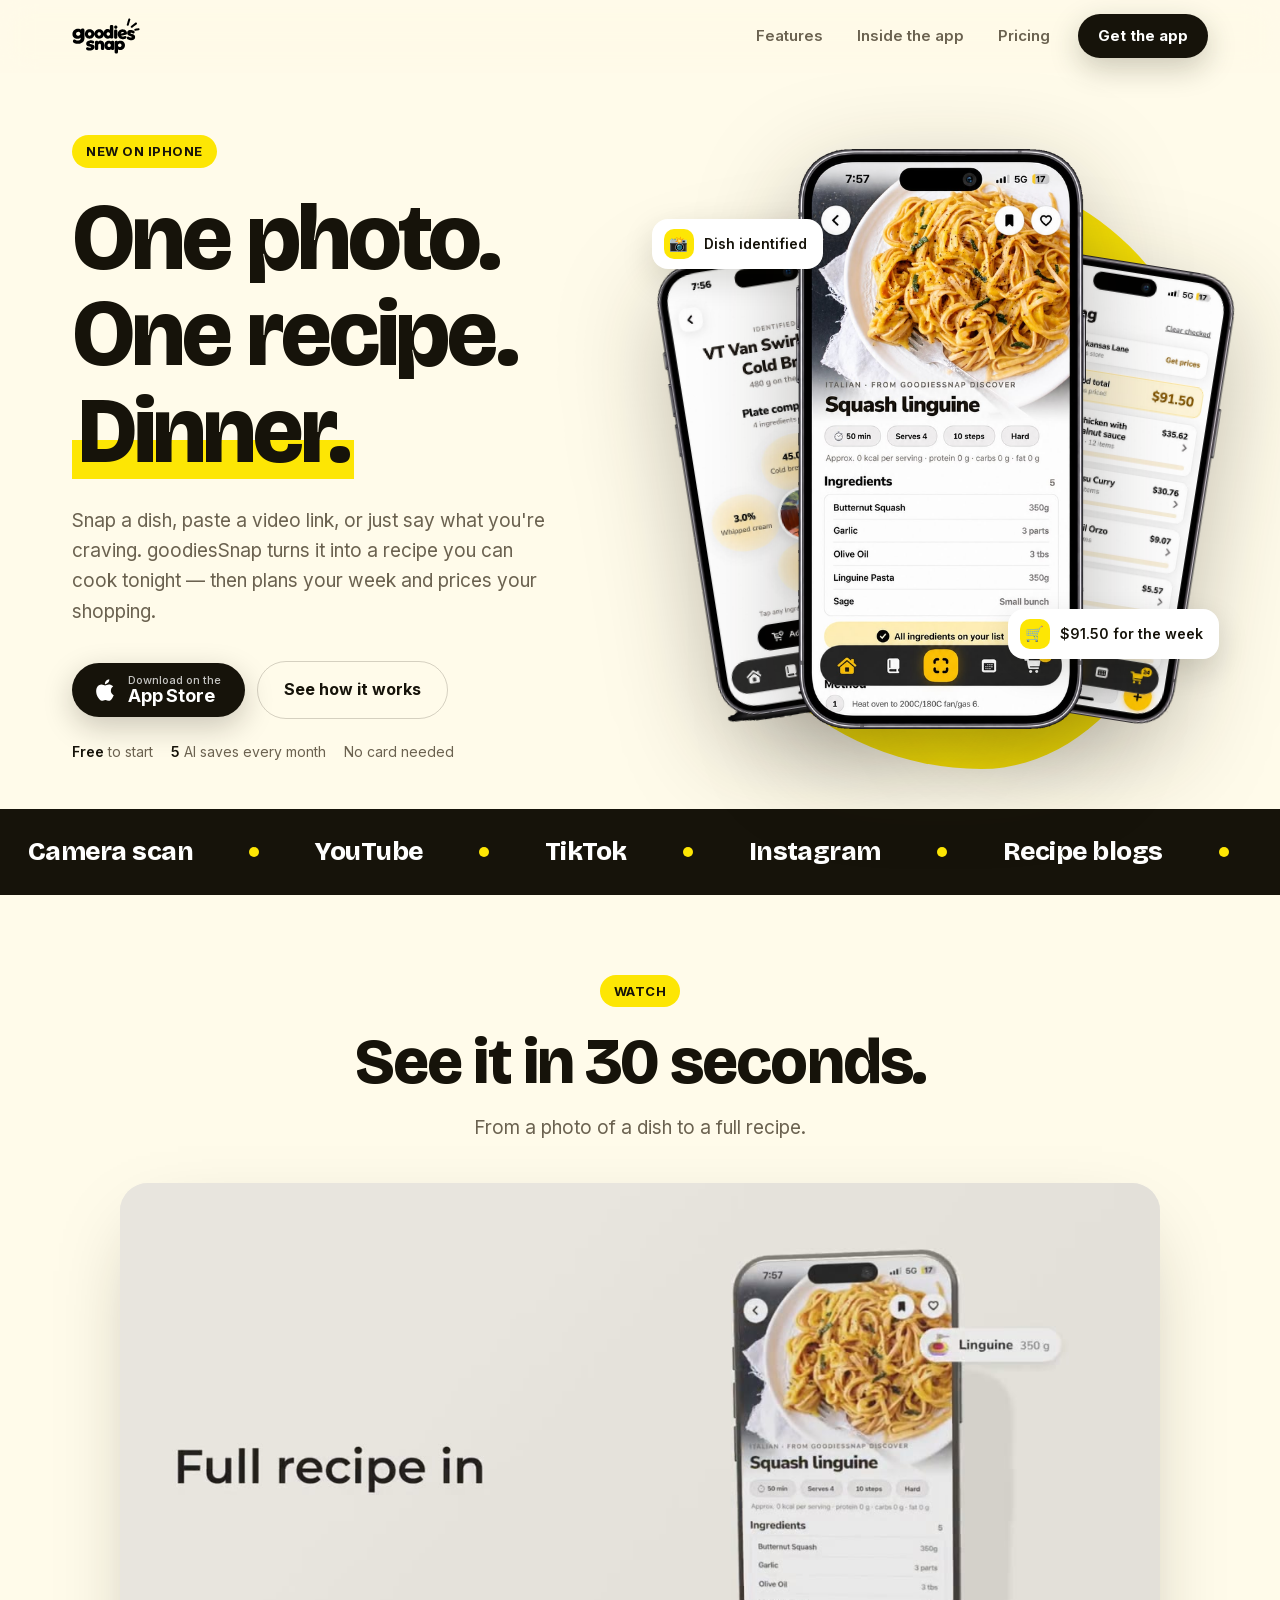
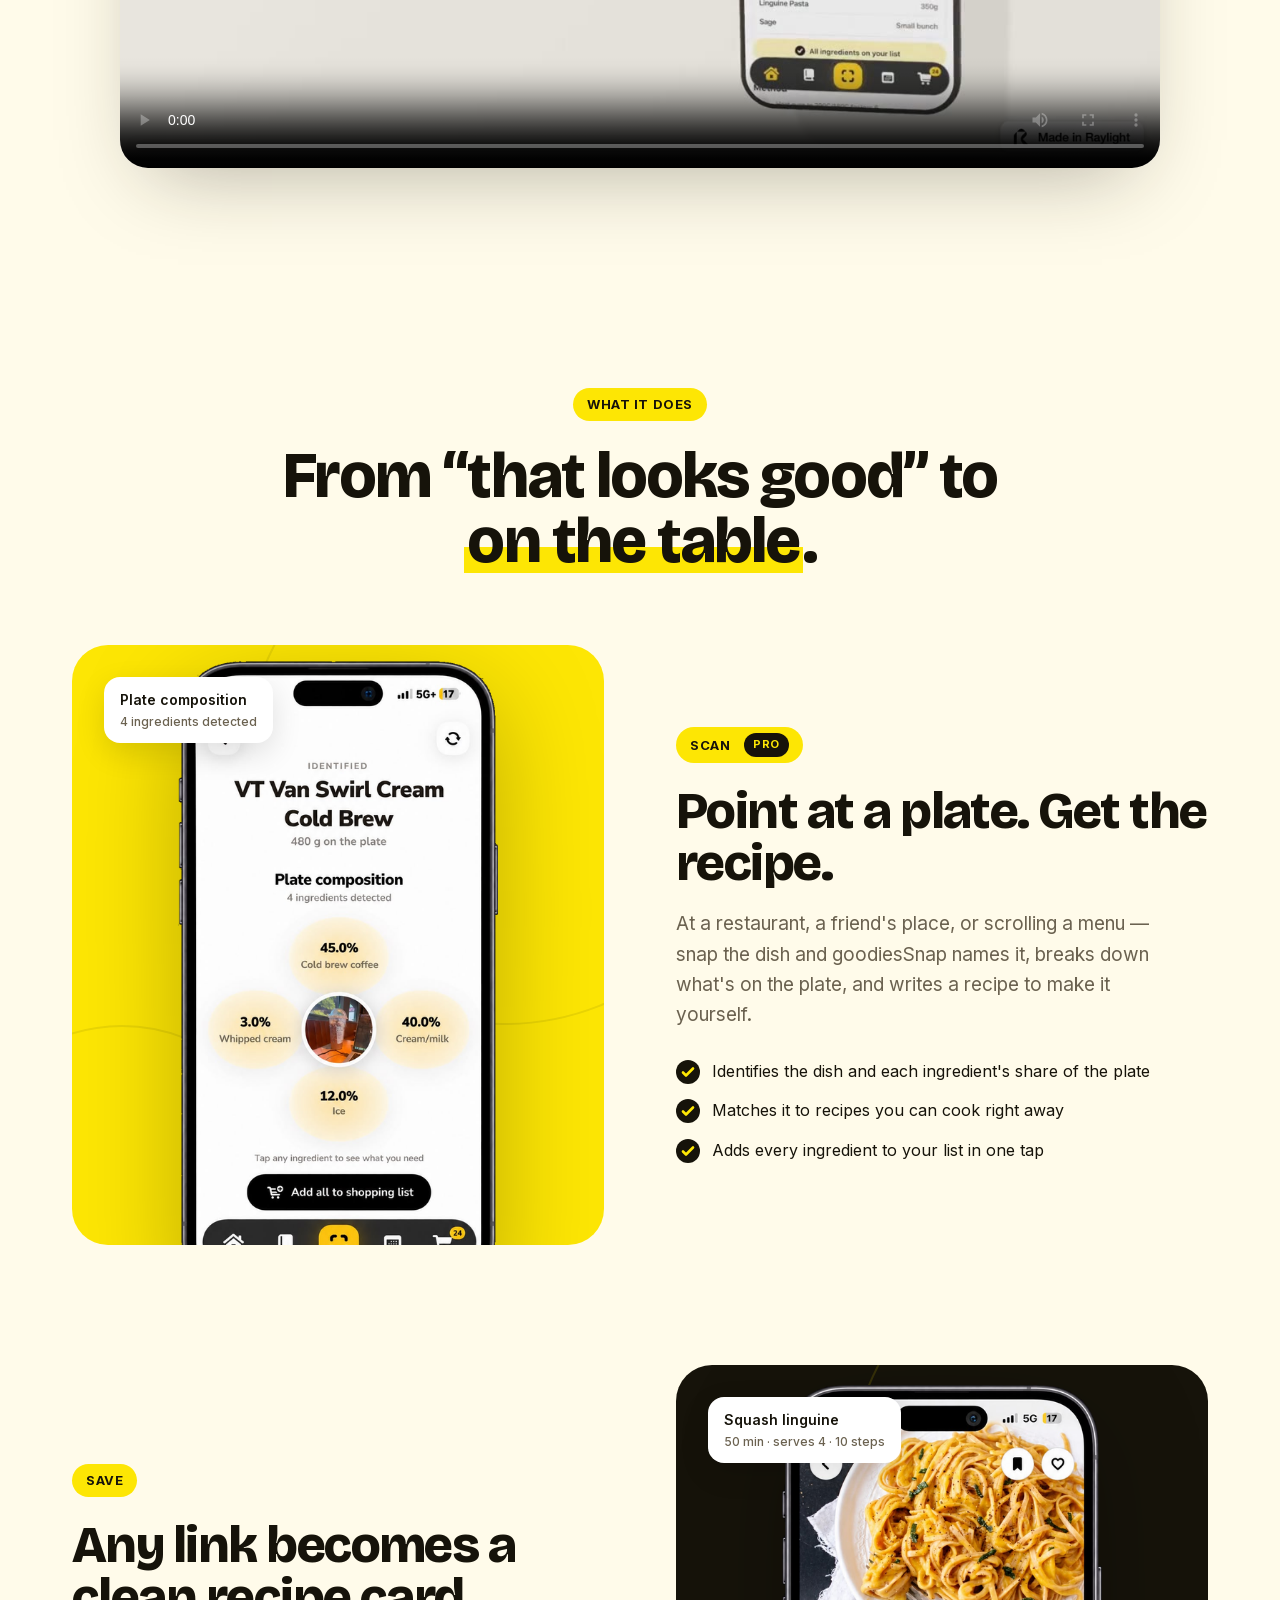
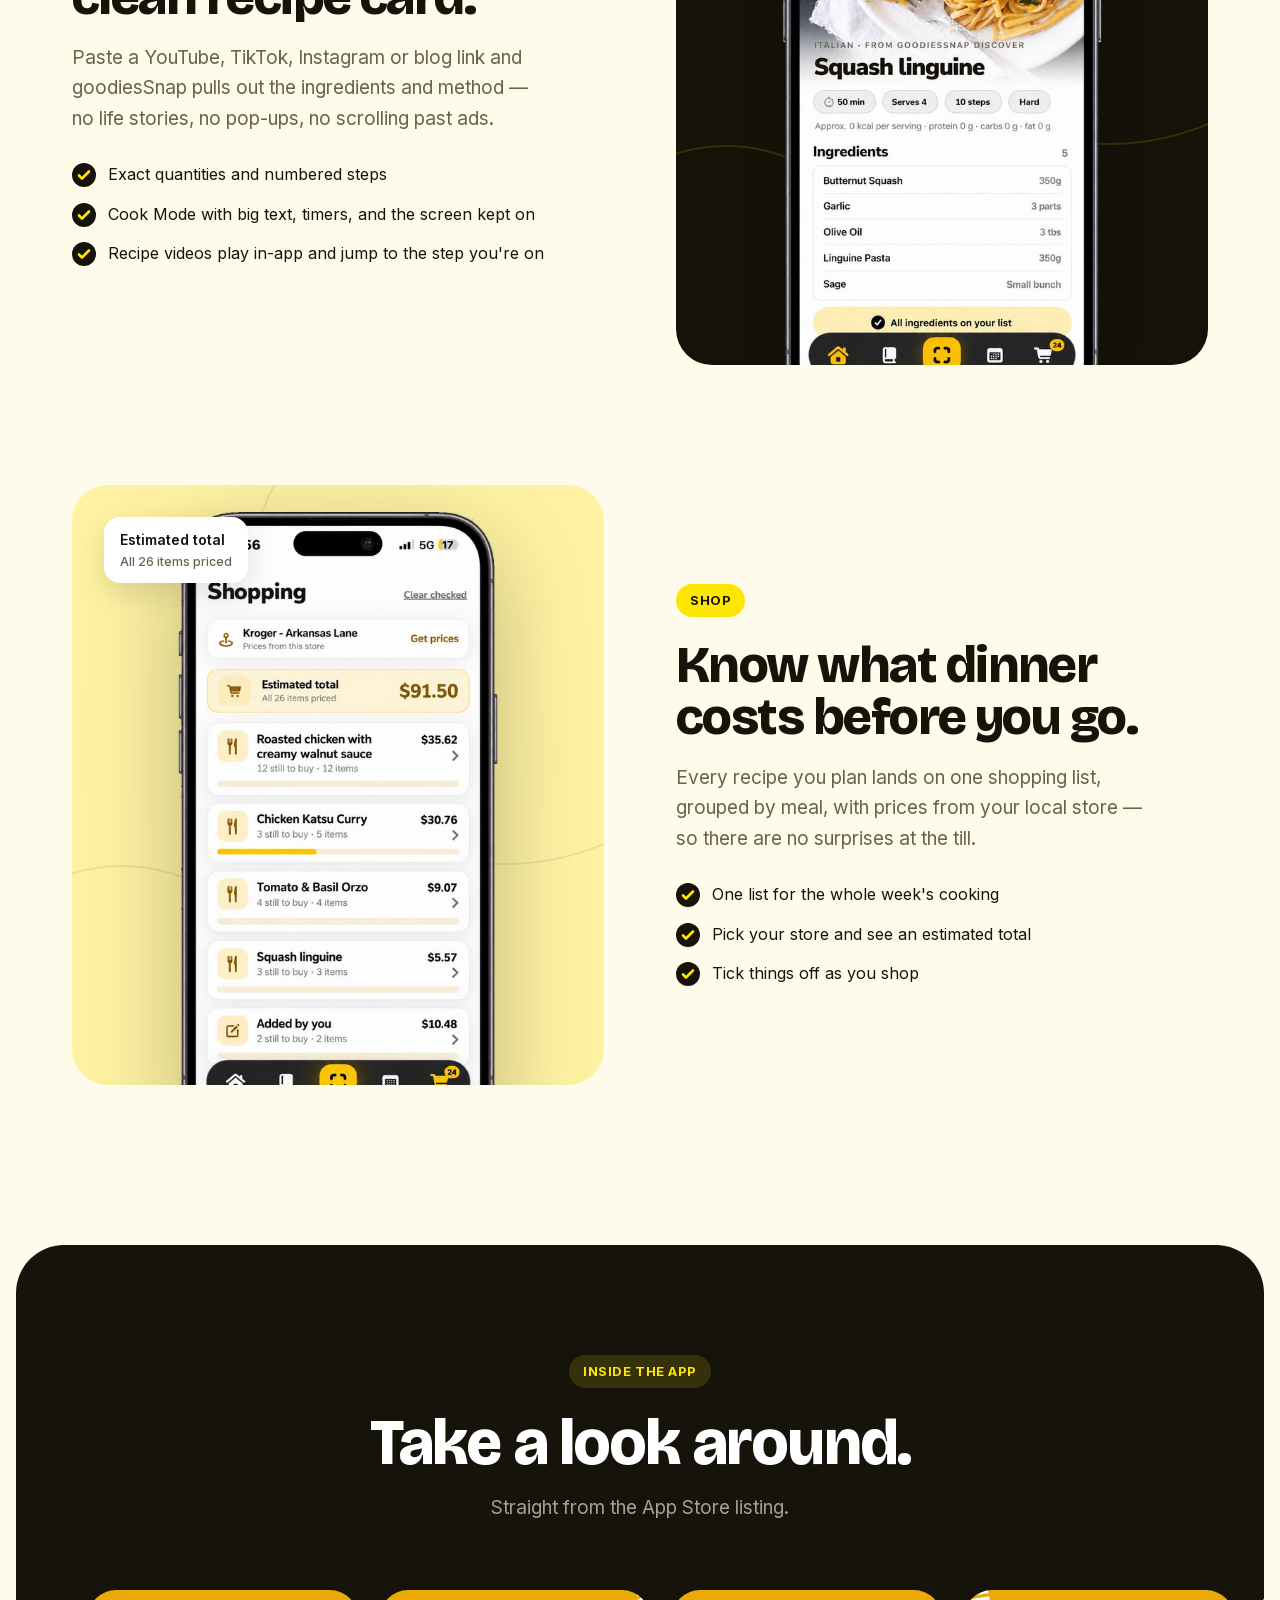
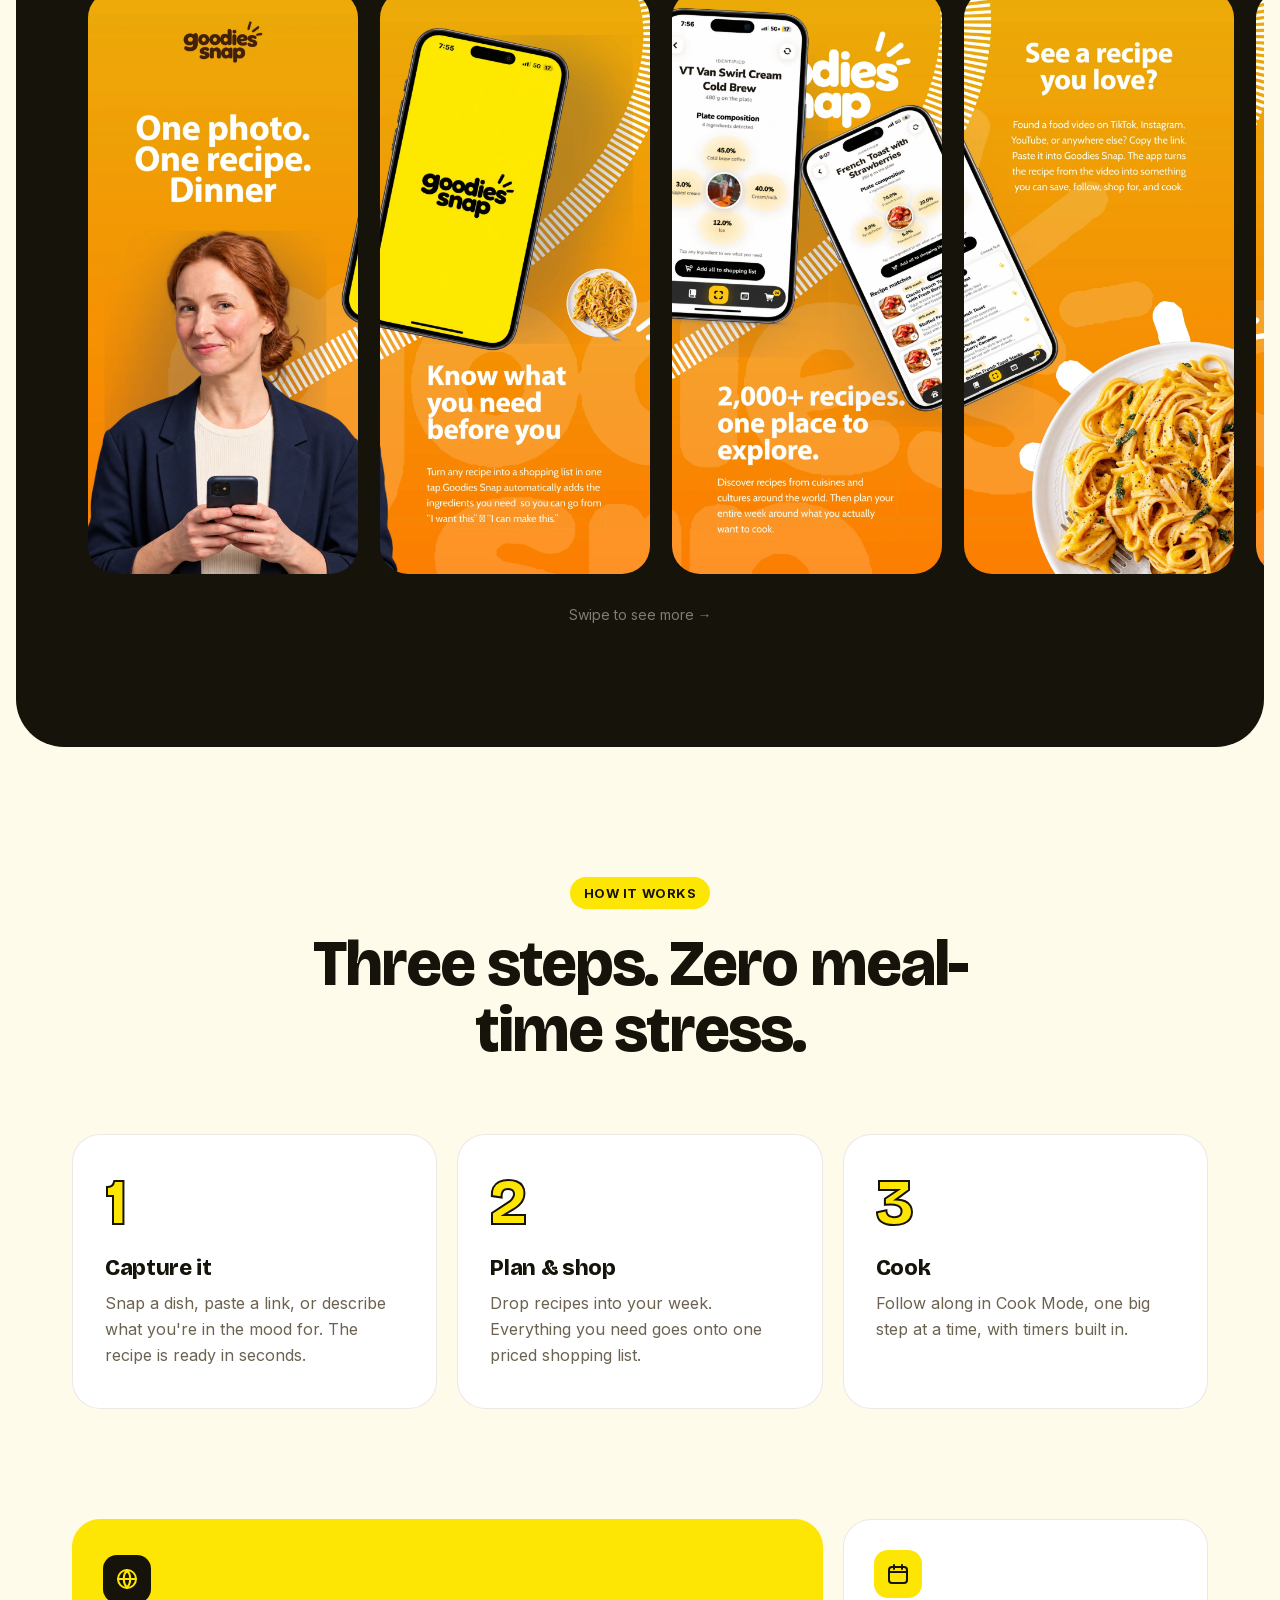
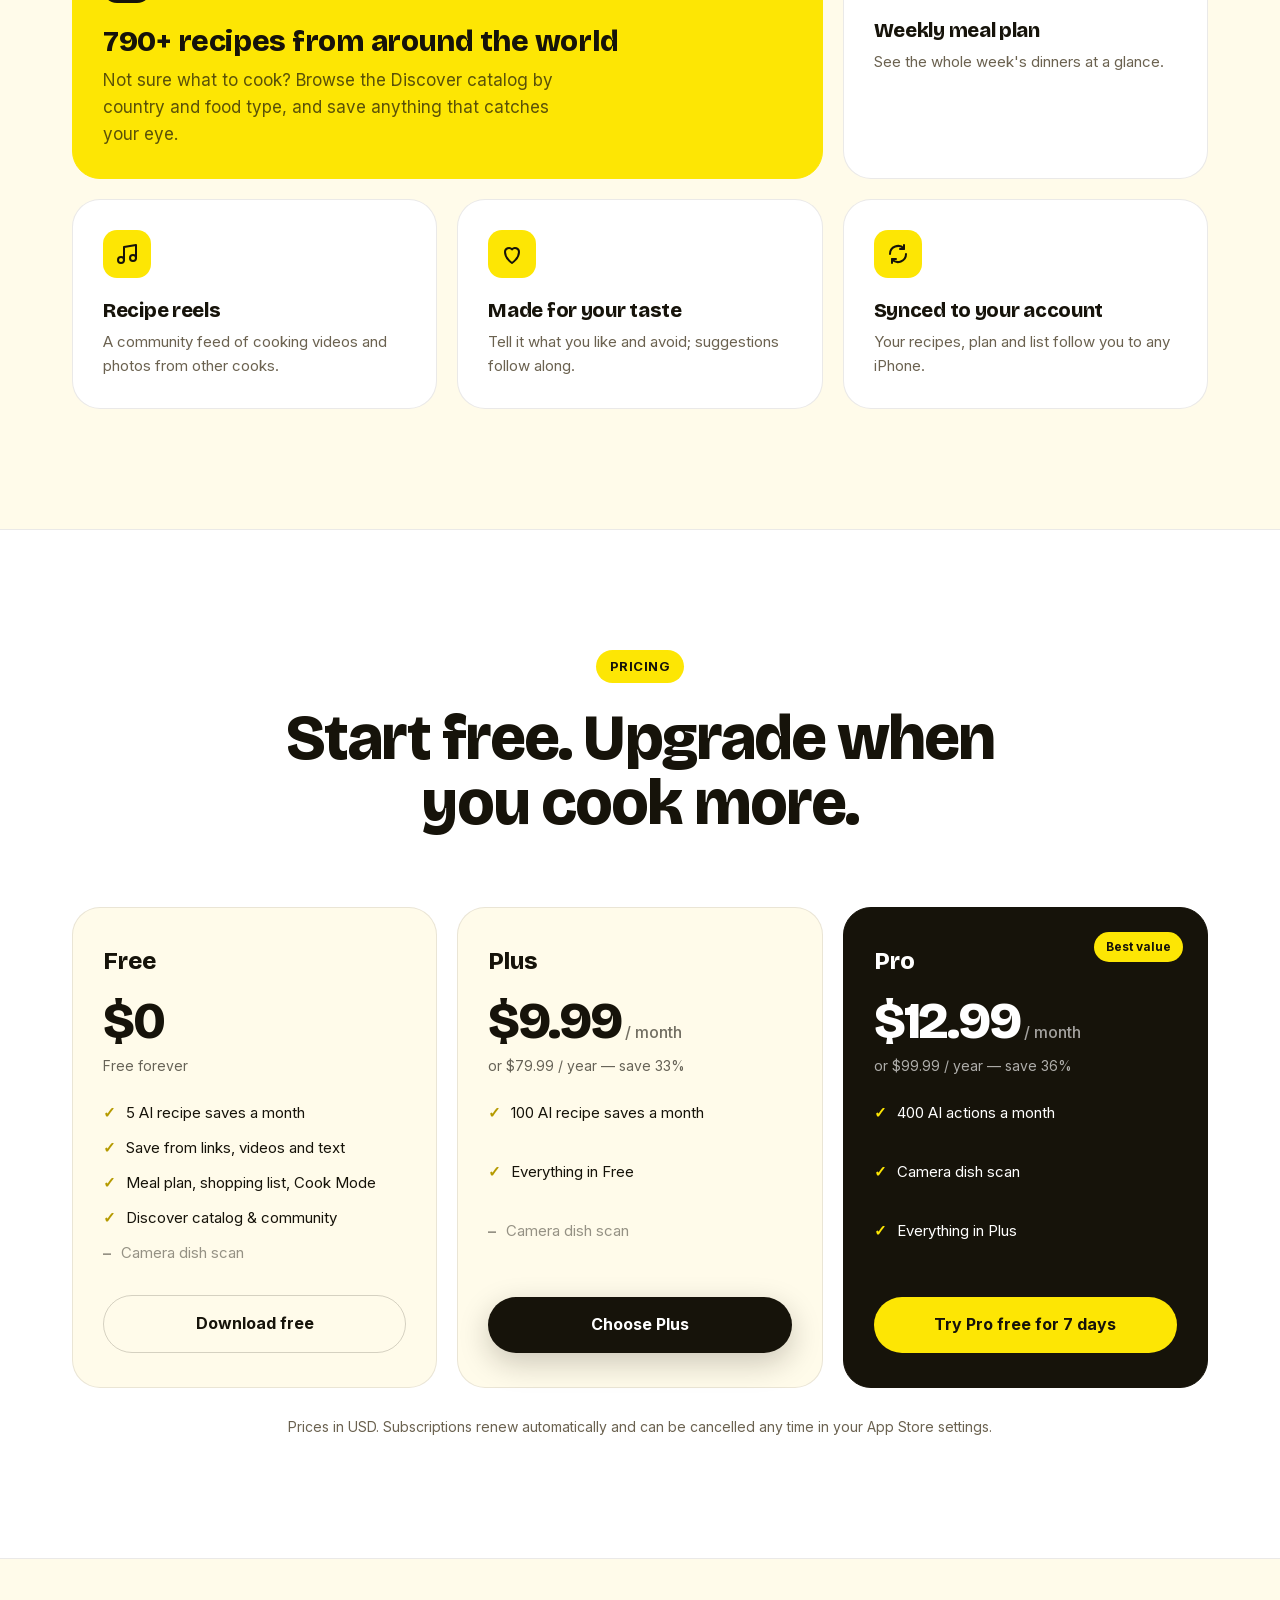
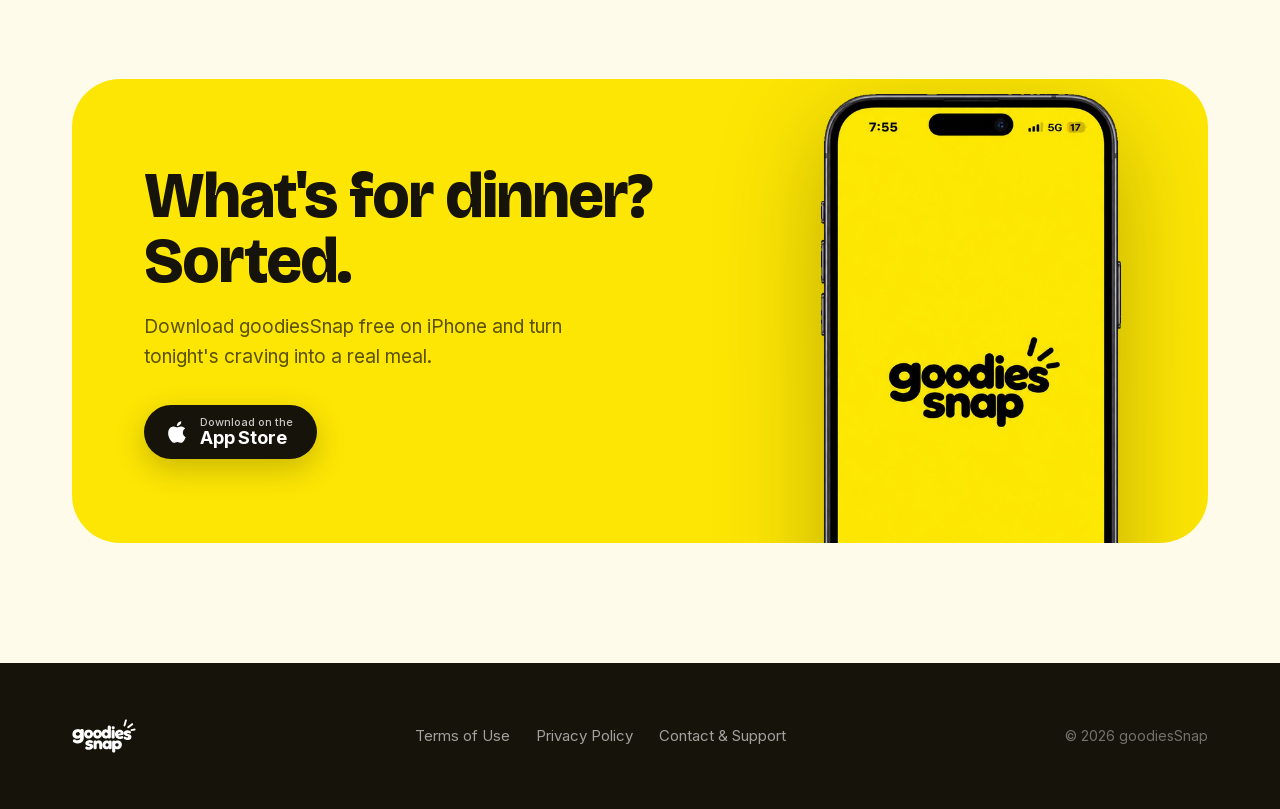
<file: site/index.html>
<!doctype html>
<html lang="en">
<head>
<meta charset="utf-8">
<meta name="viewport" content="width=device-width, initial-scale=1">
<title>goodiesSnap — One photo. One recipe. Dinner.</title>
<meta name="description" content="Snap a dish, paste a link, or describe what you're craving — goodiesSnap turns it into a recipe you can cook tonight, plans your week and prices your shopping list.">
<meta property="og:title" content="goodiesSnap — One photo. One recipe. Dinner.">
<meta property="og:description" content="The recipe app that turns any photo, video or link into dinner.">
<meta property="og:type" content="website">
<meta property="og:image" content="assets/hero-person.webp">
<meta name="theme-color" content="#FFFBEA">
<link rel="icon" href="assets/logo.svg" type="image/svg+xml">
<!-- Fonts are self-hosted: loading them from Google sends every visitor's IP to Google (LG München, 3 O 17493/20). -->
<link href="assets/fonts/fonts.css" rel="stylesheet">
<script>document.documentElement.classList.add('js')</script>
<style>
:root {
  --yellow: #FDE604;
  --yellow-soft: #FFF3A3;
  --ink: #16130A;
  --ink-2: #2B2615;
  --cream: #FFFBEA;
  --paper: #FFFFFF;
  --muted: #6B6250;
  --line: rgba(22,19,10,0.09);
  --ease: cubic-bezier(0.22, 1, 0.36, 1);
  --display: "Bricolage Grotesque", -apple-system, BlinkMacSystemFont, "Segoe UI", sans-serif;
  --text: "Inter", -apple-system, BlinkMacSystemFont, "Segoe UI", sans-serif;
}
*, *::before, *::after { box-sizing: border-box; margin: 0; padding: 0; }
html { scroll-behavior: smooth; }
body {
  background: var(--cream);
  color: var(--ink);
  font-family: var(--text);
  font-size: 17px;
  line-height: 1.6;
  -webkit-font-smoothing: antialiased;
  overflow-x: hidden;
}
img { display: block; max-width: 100%; }
a { color: inherit; text-decoration: none; }
.wrap { max-width: 1200px; margin: 0 auto; padding: 0 32px; }

h1, h2, h3 { font-family: var(--display); font-weight: 800; letter-spacing: -0.03em; line-height: 1.02; }
h2 { font-size: clamp(38px, 5vw, 64px); }
h3 { font-size: 22px; letter-spacing: -0.015em; line-height: 1.2; }
.lead { font-size: 19px; color: var(--muted); max-width: 480px; }
.tag {
  display: inline-flex; align-items: center; gap: 8px;
  font-size: 13px; font-weight: 700; letter-spacing: 0.04em; text-transform: uppercase;
  color: var(--ink);
  background: var(--yellow);
  padding: 6px 14px; border-radius: 99px;
  margin-bottom: 22px;
}
.hl {
  background: linear-gradient(transparent 58%, var(--yellow) 58%, var(--yellow) 92%, transparent 92%);
  padding: 0 0.06em;
}

/* Buttons */
.btn {
  display: inline-flex; align-items: center; gap: 10px;
  font-weight: 700; font-size: 16px;
  padding: 15px 26px; border-radius: 99px;
  transition: transform 0.3s var(--ease), box-shadow 0.3s var(--ease), background 0.2s;
}
.btn:hover { transform: translateY(-2px); }
.btn-ink { background: var(--ink); color: #fff; box-shadow: 0 10px 30px rgba(22,19,10,0.22); }
.btn-ink:hover { box-shadow: 0 16px 40px rgba(22,19,10,0.3); }
.btn-ghost { color: var(--ink); border: 1.5px solid rgba(22,19,10,0.18); }
.btn-ghost:hover { background: rgba(22,19,10,0.04); }
.store-btn { padding: 11px 24px 11px 20px; }
.store-btn small { display: block; font-size: 11px; font-weight: 500; opacity: 0.75; line-height: 1.1; }
.store-btn span { display: block; font-size: 18px; font-weight: 700; line-height: 1.15; letter-spacing: -0.01em; }

/* Reveal — only hidden when JS runs, so content never gets stuck invisible */
.js .reveal { opacity: 0; transform: translateY(36px); transition: opacity 0.9s var(--ease), transform 0.9s var(--ease); }
.js .reveal.in { opacity: 1; transform: none; }
.d1 { transition-delay: 0.08s !important; } .d2 { transition-delay: 0.16s !important; } .d3 { transition-delay: 0.24s !important; }

/* Nav */
.nav {
  position: sticky; top: 0; z-index: 50;
  background: rgba(255,251,234,0.8);
  backdrop-filter: saturate(160%) blur(16px);
  -webkit-backdrop-filter: saturate(160%) blur(16px);
  border-bottom: 1px solid transparent;
  transition: border-color 0.3s;
}
.nav.scrolled { border-bottom-color: var(--line); }
.nav .wrap { display: flex; align-items: center; justify-content: space-between; height: 72px; }
.nav-logo img { height: 36px; width: auto; }
.nav-links { display: flex; align-items: center; gap: 6px; }
.nav-links a:not(.btn) { font-size: 15px; font-weight: 600; color: var(--muted); padding: 8px 14px; border-radius: 99px; transition: color 0.2s, background 0.2s; }
.nav-links a:not(.btn):hover { color: var(--ink); background: rgba(22,19,10,0.05); }
.nav-links .btn { padding: 10px 20px; font-size: 15px; margin-left: 8px; }

/* Hero */
.hero { padding: 56px 0 40px; position: relative; overflow: hidden; }
.hero .wrap { display: grid; grid-template-columns: 1.05fr 1fr; gap: 40px; align-items: center; }
.hero h1 { font-size: clamp(54px, 7.4vw, 104px); margin-bottom: 26px; }
.hero .lead { margin-bottom: 34px; }
.hero-ctas { display: flex; flex-wrap: wrap; gap: 12px; align-items: center; }
.hero-note { margin-top: 22px; font-size: 14px; color: var(--muted); display: flex; gap: 18px; flex-wrap: wrap; }
.hero-note b { color: var(--ink); font-weight: 600; }

.hero-stage { position: relative; height: 640px; }
.hero-blob {
  position: absolute; inset: 40px 0 0 20px;
  background: var(--yellow);
  border-radius: 48% 52% 44% 56% / 52% 44% 56% 48%;
  animation: blob 14s ease-in-out infinite alternate;
}
@keyframes blob {
  to { border-radius: 56% 44% 52% 48% / 44% 56% 44% 56%; transform: rotate(6deg) scale(1.03); }
}
.hero-phone { position: absolute; filter: drop-shadow(0 30px 50px rgba(22,19,10,0.28)); }
.hero-phone.main { width: 290px; left: 50%; top: 20px; transform: translateX(-50%); z-index: 3; }
.hero-phone.back-l { width: 230px; left: 2%; top: 120px; transform: rotate(-9deg); z-index: 2; }
.hero-phone.back-r { width: 230px; right: 0; top: 130px; transform: rotate(9deg); z-index: 1; }
.chip {
  position: absolute; z-index: 4;
  background: var(--paper); color: var(--ink);
  font-size: 14px; font-weight: 600;
  padding: 10px 16px 10px 12px; border-radius: 16px;
  box-shadow: 0 12px 32px rgba(22,19,10,0.14);
  display: flex; align-items: center; gap: 10px;
  animation: float 5s ease-in-out infinite;
}
.chip i { width: 30px; height: 30px; border-radius: 10px; background: var(--yellow); display: grid; place-items: center; font-style: normal; font-size: 15px; }
.chip.c1 { left: -4%; top: 90px; }
.chip.c2 { right: -2%; bottom: 110px; animation-delay: -2.5s; }
@keyframes float { 50% { transform: translateY(-10px); } }

/* Hero load-in (pure CSS, no scroll needed) */
.rise { animation: rise 1s var(--ease) both; }
.rise.r1 { animation-delay: 0.05s; } .rise.r2 { animation-delay: 0.15s; } .rise.r3 { animation-delay: 0.25s; } .rise.r4 { animation-delay: 0.35s; }
@keyframes rise { from { opacity: 0; transform: translateY(30px); } }
.pop { animation: pop 1.2s var(--ease) both; }
@keyframes pop { from { opacity: 0; transform: translateY(60px) scale(0.94); } }
.hero-phone.back-l.pop { animation-delay: 0.25s; } .hero-phone.back-r.pop { animation-delay: 0.35s; }
.hero-phone.main.pop { animation-name: popMain; }
@keyframes popMain { from { opacity: 0; transform: translate(-50%, 60px) scale(0.94); } }

/* Marquee */
.marquee { background: var(--ink); color: #fff; padding: 22px 0; overflow: hidden; margin-top: 40px; }
.marquee-track { display: flex; width: max-content; animation: marquee 32s linear infinite; }
.marquee-track span {
  font-family: var(--display); font-weight: 800; font-size: 26px; letter-spacing: -0.02em;
  padding: 0 28px; white-space: nowrap; display: flex; align-items: center; gap: 56px;
}
.marquee-track span::after { content: ""; width: 10px; height: 10px; border-radius: 50%; background: var(--yellow); }
@keyframes marquee { to { transform: translateX(-50%); } }

/* Feature rows */
.features { padding: 120px 0 40px; }
.sec-head { text-align: center; max-width: 720px; margin: 0 auto 72px; }
.sec-head .lead { margin: 18px auto 0; }
.row { display: grid; grid-template-columns: 1fr 1fr; gap: 72px; align-items: center; margin-bottom: 120px; }
.row.flip .row-art { order: 2; }
.row-art {
  position: relative; border-radius: 36px; overflow: hidden;
  height: 600px; display: flex; align-items: flex-end; justify-content: center;
}
.row-art.yellow { background: var(--yellow); }
.row-art.ink { background: var(--ink); }
.row-art.soft { background: var(--yellow-soft); }
.row-art img { width: 320px; margin-bottom: -60px; filter: drop-shadow(0 30px 50px rgba(0,0,0,0.25)); transition: transform 0.8s var(--ease); }
.row-art:hover img { transform: translateY(-14px); }
.row-art .ring { position: absolute; border-radius: 50%; border: 2px solid rgba(22,19,10,0.08); }
.row-art.ink .ring { border-color: rgba(253,230,4,0.14); }
.row-art .ring.a { width: 520px; height: 520px; top: -140px; right: -160px; }
.row-art .ring.b { width: 340px; height: 340px; bottom: -120px; left: -120px; }
.row-art .note {
  position: absolute; top: 32px; left: 32px; z-index: 2;
  background: var(--paper); border-radius: 16px; padding: 12px 16px;
  font-size: 14px; font-weight: 600; box-shadow: 0 10px 30px rgba(0,0,0,0.12);
}
.row-art .note small { display: block; font-weight: 500; color: var(--muted); font-size: 12px; }
.row-text h2 { font-size: clamp(34px, 4vw, 52px); margin-bottom: 20px; }
.row-text .lead { margin-bottom: 28px; }
.ticks { list-style: none; display: grid; gap: 14px; }
.ticks li { display: flex; gap: 12px; align-items: flex-start; font-size: 16px; }
.ticks li::before {
  content: ""; flex-shrink: 0; width: 24px; height: 24px; border-radius: 50%; margin-top: 1px;
  background: var(--ink) url("data:image/svg+xml,%3Csvg xmlns='http://www.w3.org/2000/svg' viewBox='0 0 24 24'%3E%3Cpath d='M7 12.5l3 3 7-7' stroke='%23FDE604' stroke-width='2.6' stroke-linecap='round' stroke-linejoin='round' fill='none'/%3E%3C/svg%3E") center/100% no-repeat;
}
.pill-pro { display: inline-block; font-size: 11px; font-weight: 700; letter-spacing: 0.06em; background: var(--ink); color: var(--yellow); padding: 3px 9px; border-radius: 99px; vertical-align: middle; margin-left: 6px; }

/* Gallery */
.launch { padding: 40px 0 100px; }
.launch .sec-head { margin-bottom: 40px; }
.launch-video { display: block; width: 100%; max-width: 1040px; margin: 0 auto; aspect-ratio: 16 / 9; border-radius: 28px; background: #efece4; box-shadow: 0 30px 80px -30px rgba(30,26,16,0.35); }
@media (max-width: 700px) { .launch { padding: 20px 0 70px; } .launch-video { border-radius: 18px; } }
.gallery { background: var(--ink); color: #fff; padding: 110px 0 120px; border-radius: 48px; margin: 0 16px; }
.gallery .sec-head { margin-bottom: 56px; }
.gallery .lead { color: rgba(255,255,255,0.6); }
.gallery .tag { background: rgba(253,230,4,0.14); color: var(--yellow); }
.shots {
  display: flex; gap: 22px; overflow-x: auto; scroll-snap-type: x mandatory;
  padding: 10px max(32px, calc((100vw - 1200px) / 2 + 32px)) 30px;
  scrollbar-width: none;
}
.shots::-webkit-scrollbar { display: none; }
.shot {
  flex: 0 0 auto; width: 270px; aspect-ratio: 924 / 2000; scroll-snap-align: center;
  border-radius: 28px; overflow: hidden; background: #2a2412;
  transition: transform 0.5s var(--ease);
}
.shot:hover { transform: translateY(-8px) rotate(-1deg); }
.shot img { width: 100%; height: 100%; object-fit: cover; }
.shots-hint { text-align: center; font-size: 14px; color: rgba(255,255,255,0.45); }

/* Steps */
.steps { padding: 130px 0 110px; }
.steps-grid { display: grid; grid-template-columns: repeat(3, 1fr); gap: 20px; }
.step { background: var(--paper); border: 1px solid var(--line); border-radius: 28px; padding: 36px 32px 40px; }
.step-n { font-family: var(--display); font-weight: 800; font-size: 64px; line-height: 1; color: var(--yellow); -webkit-text-stroke: 2px var(--ink); margin-bottom: 20px; }
.step h3 { margin-bottom: 10px; }
.step p { color: var(--muted); font-size: 16px; }

/* Bento */
.bento { padding: 0 0 120px; }
.bento-grid { display: grid; grid-template-columns: repeat(3, 1fr); gap: 20px; }
.card { background: var(--paper); border: 1px solid var(--line); border-radius: 28px; padding: 30px; transition: transform 0.4s var(--ease), box-shadow 0.4s var(--ease); }
.card:hover { transform: translateY(-4px); box-shadow: 0 20px 40px rgba(22,19,10,0.07); }
.card .ico { width: 48px; height: 48px; border-radius: 14px; background: var(--yellow); display: grid; place-items: center; margin-bottom: 20px; }
.card .ico svg { width: 24px; height: 24px; stroke: var(--ink); fill: none; stroke-width: 2; stroke-linecap: round; stroke-linejoin: round; }
.card h3 { font-size: 20px; margin-bottom: 8px; }
.card p { color: var(--muted); font-size: 15px; }
.card.feature-big { grid-column: span 2; background: var(--yellow); border-color: var(--yellow); display: flex; flex-direction: column; justify-content: flex-end; min-height: 260px; }
.card.feature-big .ico { background: var(--ink); }
.card.feature-big .ico svg { stroke: var(--yellow); }
.card.feature-big h3 { font-size: 30px; }
.card.feature-big p { color: rgba(22,19,10,0.7); font-size: 17px; max-width: 460px; }

/* Pricing */
.pricing { padding: 120px 0; background: var(--paper); border-top: 1px solid var(--line); border-bottom: 1px solid var(--line); }
.plans { display: grid; grid-template-columns: repeat(3, 1fr); gap: 20px; align-items: stretch; }
.plan { border: 1px solid var(--line); border-radius: 28px; padding: 34px 30px; background: var(--cream); display: flex; flex-direction: column; position: relative; }
.plan.hot { background: var(--ink); color: #fff; border-color: var(--ink); }
.plan .badge { position: absolute; top: 24px; right: 24px; background: var(--yellow); color: var(--ink); font-size: 12px; font-weight: 700; padding: 5px 12px; border-radius: 99px; }
.plan-name { font-family: var(--display); font-weight: 800; font-size: 24px; margin-bottom: 14px; }
.plan-price { font-family: var(--display); font-weight: 800; font-size: 52px; letter-spacing: -0.04em; line-height: 1; }
.plan-price small { font-family: var(--text); font-size: 16px; font-weight: 500; letter-spacing: 0; opacity: 0.6; }
.plan-alt { font-size: 14px; opacity: 0.65; margin: 8px 0 24px; min-height: 22px; }
.plan ul { list-style: none; display: grid; gap: 11px; margin-bottom: 30px; flex: 1; }
.plan li { font-size: 15px; display: flex; gap: 10px; }
.plan li::before { content: "✓"; font-weight: 800; color: #B59A00; }
.plan.hot li::before { color: var(--yellow); }
.plan li.no { opacity: 0.45; }
.plan li.no::before { content: "–"; color: inherit; }
.plan .btn { justify-content: center; width: 100%; }
.plan.hot .btn { background: var(--yellow); color: var(--ink); box-shadow: none; }
.fine { text-align: center; font-size: 14px; color: var(--muted); margin-top: 28px; }

/* CTA */
.cta { padding: 120px 0; }
.cta-box {
  background: var(--yellow); border-radius: 48px; overflow: hidden;
  display: grid; grid-template-columns: 1.2fr 1fr; align-items: end; gap: 20px;
  padding: 0 0 0 72px; position: relative;
}
.cta-box .copy { padding: 84px 0; }
.cta-box h2 { margin-bottom: 18px; }
.cta-box .lead { color: rgba(22,19,10,0.7); margin-bottom: 32px; }
.cta-box img { width: 300px; margin: 0 auto -120px; filter: drop-shadow(0 30px 50px rgba(0,0,0,0.25)); }

/* Footer */
footer { background: var(--ink); color: rgba(255,255,255,0.6); padding: 56px 0; }
footer .wrap { display: flex; align-items: center; justify-content: space-between; gap: 24px; flex-wrap: wrap; }
footer img { height: 34px; width: auto; filter: invert(1); }
.foot-links { display: flex; gap: 26px; flex-wrap: wrap; font-size: 15px; }
.foot-links a:hover { color: #fff; }
.foot-copy { font-size: 14px; color: rgba(255,255,255,0.4); }

/* Responsive */
@media (max-width: 980px) {
  .hero .wrap { grid-template-columns: 1fr; }
  .hero-copy { text-align: center; }
  .hero .lead { margin-left: auto; margin-right: auto; }
  .hero-ctas, .hero-note { justify-content: center; }
  .hero-stage { height: 560px; max-width: 520px; width: 100%; margin: 0 auto; }
  .row, .row.flip { grid-template-columns: 1fr; gap: 40px; margin-bottom: 90px; }
  .row.flip .row-art { order: 0; }
  .row-art { height: 520px; }
  .steps-grid, .plans { grid-template-columns: 1fr; max-width: 520px; margin: 0 auto; }
  .bento-grid { grid-template-columns: 1fr 1fr; }
  .card.feature-big { grid-column: span 2; }
  .cta-box { grid-template-columns: 1fr; padding: 0 32px; text-align: center; }
  .cta-box .copy { padding: 64px 0 0; }
  .cta-box .lead { margin-left: auto; margin-right: auto; }
  .cta-box img { width: 240px; margin-bottom: -100px; }
}
@media (max-width: 640px) {
  body { font-size: 16px; }
  .wrap { padding: 0 20px; }
  .nav-links a:not(.btn) { display: none; }
  .nav-logo img { height: 30px; }
  .hero { padding-top: 36px; }
  .hero-stage { height: 470px; }
  .hero-phone.main { width: 220px; }
  .hero-phone.back-l, .hero-phone.back-r { width: 170px; top: 100px; }
  .chip { font-size: 12px; }
  .chip.c1 { left: 0; top: 40px; } .chip.c2 { right: 0; bottom: 60px; }
  .features { padding-top: 90px; }
  .sec-head { margin-bottom: 48px; }
  .row-art { height: 440px; border-radius: 28px; }
  .row-art img { width: 250px; }
  .gallery { border-radius: 32px; margin: 0 10px; padding: 80px 0 90px; }
  .shot { width: 220px; }
  .bento-grid { grid-template-columns: 1fr; }
  .card.feature-big { grid-column: auto; }
  .cta-box { border-radius: 32px; padding: 0 20px; }
  .marquee-track span { font-size: 20px; gap: 40px; padding: 0 20px; }
  footer .wrap { flex-direction: column; align-items: flex-start; }
}
@media (prefers-reduced-motion: reduce) {
  *, *::before, *::after { animation: none !important; transition: none !important; }
  .js .reveal { opacity: 1; transform: none; }
}
</style>
</head>
<body>

<header class="nav" id="nav">
  <div class="wrap">
    <a class="nav-logo" href="#top" aria-label="goodiesSnap home"><img src="assets/logo-word.svg" alt="goodiesSnap"></a>
    <nav class="nav-links">
      <a href="#features">Features</a>
      <a href="#inside">Inside the app</a>
      <a href="#pricing">Pricing</a>
      <a href="#download" class="btn btn-ink">Get the app</a>
    </nav>
  </div>
</header>

<main id="top">

<section class="hero">
  <div class="wrap">
    <div class="hero-copy">
      <div class="tag rise r1">New on iPhone</div>
      <h1 class="rise r2">One photo.<br>One recipe.<br><span class="hl">Dinner.</span></h1>
      <p class="lead rise r3">Snap a dish, paste a video link, or just say what you're craving. goodiesSnap turns it into a recipe you can cook tonight — then plans your week and prices your shopping.</p>
      <div class="hero-ctas rise r4">
        <a href="#download" class="btn btn-ink store-btn">
          <svg width="26" height="26" viewBox="0 0 24 24" fill="currentColor" aria-hidden="true"><path d="M18.71 19.5C17.88 20.74 17 21.95 15.66 21.97C14.32 22 13.89 21.18 12.37 21.18C10.84 21.18 10.37 21.95 9.1 22C7.78 22.05 6.8 20.68 5.96 19.47C4.25 17 2.94 12.45 4.7 9.39C5.57 7.87 7.13 6.91 8.82 6.88C10.1 6.86 11.32 7.75 12.11 7.75C12.89 7.75 14.37 6.68 15.92 6.84C16.57 6.87 18.39 7.1 19.56 8.82C19.47 8.88 17.39 10.1 17.41 12.63C17.44 15.65 20.06 16.66 20.09 16.67C20.06 16.74 19.67 18.11 18.71 19.5M13 3.5C13.73 2.67 14.94 2.04 15.94 2C16.07 3.17 15.6 4.35 14.9 5.19C14.21 6.04 13.07 6.7 11.95 6.61C11.8 5.46 12.36 4.26 13 3.5Z"/></svg>
          <div><small>Download on the</small><span>App Store</span></div>
        </a>
        <a href="#features" class="btn btn-ghost">See how it works</a>
      </div>
      <div class="hero-note rise r4"><span><b>Free</b> to start</span><span><b>5</b> AI saves every month</span><span>No card needed</span></div>
    </div>

    <div class="hero-stage" aria-hidden="true">
      <div class="hero-blob"></div>
      <img class="hero-phone back-l pop" src="assets/phone-scan.png" alt="">
      <img class="hero-phone back-r pop" src="assets/phone-shopping.png" alt="">
      <img class="hero-phone main pop" src="assets/phone-recipe.png" alt="">
      <div class="chip c1"><i>📸</i>Dish identified</div>
      <div class="chip c2"><i>🛒</i>$91.50 for the week</div>
    </div>
  </div>

  <div class="marquee" aria-hidden="true">
    <div class="marquee-track">
      <span>Camera scan</span><span>YouTube</span><span>TikTok</span><span>Instagram</span><span>Recipe blogs</span><span>Pasted text</span><span>"Something spicy"</span>
      <span>Camera scan</span><span>YouTube</span><span>TikTok</span><span>Instagram</span><span>Recipe blogs</span><span>Pasted text</span><span>"Something spicy"</span>
    </div>
  </div>
</section>

<section class="launch" id="watch">
  <div class="wrap">
    <div class="sec-head reveal">
      <div class="tag">Watch</div>
      <h2>See it in 30 seconds.</h2>
      <p class="lead">From a photo of a dish to a full recipe.</p>
    </div>
    <video class="launch-video reveal" controls playsinline preload="metadata" poster="assets/launch-poster.jpg">
      <source src="assets/launch.mp4" type="video/mp4">
      Your browser can't play this video.
    </video>
  </div>
</section>

<section class="features" id="features">
  <div class="wrap">
    <div class="sec-head reveal">
      <div class="tag">What it does</div>
      <h2>From “that looks good” to <span class="hl">on the table</span>.</h2>
    </div>

    <div class="row">
      <div class="row-art yellow reveal">
        <span class="ring a"></span><span class="ring b"></span>
        <div class="note">Plate composition<small>4 ingredients detected</small></div>
        <img src="assets/phone-scan.png" alt="goodiesSnap identifying a dish and its ingredients" loading="lazy">
      </div>
      <div class="row-text reveal d1">
        <div class="tag">Scan <span class="pill-pro">PRO</span></div>
        <h2>Point at a plate. Get the recipe.</h2>
        <p class="lead">At a restaurant, a friend's place, or scrolling a menu — snap the dish and goodiesSnap names it, breaks down what's on the plate, and writes a recipe to make it yourself.</p>
        <ul class="ticks">
          <li>Identifies the dish and each ingredient's share of the plate</li>
          <li>Matches it to recipes you can cook right away</li>
          <li>Adds every ingredient to your list in one tap</li>
        </ul>
      </div>
    </div>

    <div class="row flip">
      <div class="row-art ink reveal">
        <span class="ring a"></span><span class="ring b"></span>
        <div class="note">Squash linguine<small>50 min · serves 4 · 10 steps</small></div>
        <img src="assets/phone-recipe.png" alt="A clean recipe card in goodiesSnap" loading="lazy">
      </div>
      <div class="row-text reveal d1">
        <div class="tag">Save</div>
        <h2>Any link becomes a clean recipe card.</h2>
        <p class="lead">Paste a YouTube, TikTok, Instagram or blog link and goodiesSnap pulls out the ingredients and method — no life stories, no pop-ups, no scrolling past ads.</p>
        <ul class="ticks">
          <li>Exact quantities and numbered steps</li>
          <li>Cook Mode with big text, timers, and the screen kept on</li>
          <li>Recipe videos play in-app and jump to the step you're on</li>
        </ul>
      </div>
    </div>

    <div class="row">
      <div class="row-art soft reveal">
        <span class="ring a"></span><span class="ring b"></span>
        <div class="note">Estimated total<small>All 26 items priced</small></div>
        <img src="assets/phone-shopping.png" alt="A shopping list grouped by recipe with prices" loading="lazy">
      </div>
      <div class="row-text reveal d1">
        <div class="tag">Shop</div>
        <h2>Know what dinner costs before you go.</h2>
        <p class="lead">Every recipe you plan lands on one shopping list, grouped by meal, with prices from your local store — so there are no surprises at the till.</p>
        <ul class="ticks">
          <li>One list for the whole week's cooking</li>
          <li>Pick your store and see an estimated total</li>
          <li>Tick things off as you shop</li>
        </ul>
      </div>
    </div>
  </div>
</section>

<section class="gallery" id="inside">
  <div class="wrap">
    <div class="sec-head reveal">
      <div class="tag">Inside the app</div>
      <h2>Take a look around.</h2>
      <p class="lead">Straight from the App Store listing.</p>
    </div>
  </div>
  <div class="shots reveal">
    <div class="shot"><img src="assets/hero-person.webp" alt="One photo. One recipe. Dinner." loading="lazy"></div>
    <div class="shot"><img src="assets/feature-save.webp" alt="Know what you need before you shop" loading="lazy"></div>
    <div class="shot"><img src="assets/feature-scan.webp" alt="Scan a dish to find the recipe" loading="lazy"></div>
    <div class="shot"><img src="assets/feature-link.webp" alt="Save recipes from videos and links" loading="lazy"></div>
    <div class="shot"><img src="assets/feature-shopping.webp" alt="See what dinner will cost" loading="lazy"></div>
  </div>
  <p class="shots-hint">Swipe to see more →</p>
</section>

<section class="steps">
  <div class="wrap">
    <div class="sec-head reveal">
      <div class="tag">How it works</div>
      <h2>Three steps. Zero meal-time stress.</h2>
    </div>
    <div class="steps-grid">
      <div class="step reveal">
        <div class="step-n">1</div>
        <h3>Capture it</h3>
        <p>Snap a dish, paste a link, or describe what you're in the mood for. The recipe is ready in seconds.</p>
      </div>
      <div class="step reveal d1">
        <div class="step-n">2</div>
        <h3>Plan &amp; shop</h3>
        <p>Drop recipes into your week. Everything you need goes onto one priced shopping list.</p>
      </div>
      <div class="step reveal d2">
        <div class="step-n">3</div>
        <h3>Cook</h3>
        <p>Follow along in Cook Mode, one big step at a time, with timers built in.</p>
      </div>
    </div>
  </div>
</section>

<section class="bento">
  <div class="wrap">
    <div class="bento-grid">
      <div class="card feature-big reveal">
        <div class="ico"><svg viewBox="0 0 24 24"><circle cx="12" cy="12" r="9"/><path d="M3 12h18M12 3a14 14 0 0 1 0 18M12 3a14 14 0 0 0 0 18"/></svg></div>
        <h3>790+ recipes from around the world</h3>
        <p>Not sure what to cook? Browse the Discover catalog by country and food type, and save anything that catches your eye.</p>
      </div>
      <div class="card reveal d1">
        <div class="ico"><svg viewBox="0 0 24 24"><rect x="3" y="5" width="18" height="16" rx="3"/><path d="M3 10h18M8 3v4M16 3v4"/></svg></div>
        <h3>Weekly meal plan</h3>
        <p>See the whole week's dinners at a glance.</p>
      </div>
      <div class="card reveal">
        <div class="ico"><svg viewBox="0 0 24 24"><path d="M9 18V5l12-2v13"/><circle cx="6" cy="18" r="3"/><circle cx="18" cy="16" r="3"/></svg></div>
        <h3>Recipe reels</h3>
        <p>A community feed of cooking videos and photos from other cooks.</p>
      </div>
      <div class="card reveal d1">
        <div class="ico"><svg viewBox="0 0 24 24"><path d="M12 21s-7-4.5-7-11a4 4 0 0 1 7-2.6A4 4 0 0 1 19 10c0 6.5-7 11-7 11z"/></svg></div>
        <h3>Made for your taste</h3>
        <p>Tell it what you like and avoid; suggestions follow along.</p>
      </div>
      <div class="card reveal d2">
        <div class="ico"><svg viewBox="0 0 24 24"><path d="M4 12a8 8 0 0 1 14-5.3M20 12a8 8 0 0 1-14 5.3"/><path d="M18 3v4h-4M6 21v-4h4"/></svg></div>
        <h3>Synced to your account</h3>
        <p>Your recipes, plan and list follow you to any iPhone.</p>
      </div>
    </div>
  </div>
</section>

<section class="pricing" id="pricing">
  <div class="wrap">
    <div class="sec-head reveal">
      <div class="tag">Pricing</div>
      <h2>Start free. Upgrade when you cook more.</h2>
    </div>
    <div class="plans">
      <div class="plan reveal">
        <div class="plan-name">Free</div>
        <div class="plan-price">$0</div>
        <div class="plan-alt">Free forever</div>
        <ul>
          <li>5 AI recipe saves a month</li>
          <li>Save from links, videos and text</li>
          <li>Meal plan, shopping list, Cook Mode</li>
          <li>Discover catalog &amp; community</li>
          <li class="no">Camera dish scan</li>
        </ul>
        <a href="#download" class="btn btn-ghost">Download free</a>
      </div>
      <div class="plan reveal d1">
        <div class="plan-name">Plus</div>
        <div class="plan-price">$9.99<small> / month</small></div>
        <div class="plan-alt">or $79.99 / year — save 33%</div>
        <ul>
          <li>100 AI recipe saves a month</li>
          <li>Everything in Free</li>
          <li class="no">Camera dish scan</li>
        </ul>
        <a href="#download" class="btn btn-ink">Choose Plus</a>
      </div>
      <div class="plan hot reveal d2">
        <span class="badge">Best value</span>
        <div class="plan-name">Pro</div>
        <div class="plan-price">$12.99<small> / month</small></div>
        <div class="plan-alt">or $99.99 / year — save 36%</div>
        <ul>
          <li>400 AI actions a month</li>
          <li>Camera dish scan</li>
          <li>Everything in Plus</li>
        </ul>
        <a href="#download" class="btn">Try Pro free for 7 days</a>
      </div>
    </div>
    <p class="fine">Prices in USD. Subscriptions renew automatically and can be cancelled any time in your App Store settings.</p>
  </div>
</section>

<section class="cta" id="download">
  <div class="wrap">
    <div class="cta-box reveal">
      <div class="copy">
        <h2>What's for dinner?<br>Sorted.</h2>
        <p class="lead">Download goodiesSnap free on iPhone and turn tonight's craving into a real meal.</p>
        <a href="#" class="btn btn-ink store-btn">
          <svg width="26" height="26" viewBox="0 0 24 24" fill="currentColor" aria-hidden="true"><path d="M18.71 19.5C17.88 20.74 17 21.95 15.66 21.97C14.32 22 13.89 21.18 12.37 21.18C10.84 21.18 10.37 21.950 9.1 22C7.78 22.05 6.8 20.68 5.96 19.47C4.25 17 2.94 12.45 4.7 9.39C5.57 7.87 7.13 6.91 8.82 6.88C10.1 6.86 11.32 7.75 12.11 7.75C12.89 7.75 14.37 6.68 15.92 6.84C16.57 6.87 18.39 7.1 19.56 8.82C19.47 8.88 17.39 10.1 17.41 12.63C17.44 15.65 20.06 16.66 20.09 16.67C20.06 16.74 19.67 18.11 18.71 19.5M13 3.5C13.73 2.67 14.94 2.04 15.940 2C16.07 3.17 15.6 4.35 14.9 5.19C14.21 6.04 13.07 6.7 11.95 6.61C11.8 5.46 12.36 4.26 13 3.5Z"/></svg>
          <div><small>Download on the</small><span>App Store</span></div>
        </a>
      </div>
      <img src="assets/phone-splash.png" alt="" loading="lazy">
    </div>
  </div>
</section>

</main>

<footer>
  <div class="wrap">
    <img src="assets/logo-word.svg" alt="goodiesSnap">
    <div class="foot-links">
      <a href="terms.html">Terms of Use</a>
      <a href="privacy.html">Privacy Policy</a>
      <a href="mailto:support@goodiessnap.com">Contact &amp; Support</a>
    </div>
    <div class="foot-copy">© 2026 goodiesSnap</div>
  </div>
</footer>

<script>
(function () {
  var els = document.querySelectorAll('.reveal');
  if (!('IntersectionObserver' in window)) { els.forEach(function (el) { el.classList.add('in'); }); return; }
  var io = new IntersectionObserver(function (entries) {
    entries.forEach(function (e) { if (e.isIntersecting) { e.target.classList.add('in'); io.unobserve(e.target); } });
  }, { threshold: 0.12, rootMargin: '0px 0px -8% 0px' });
  els.forEach(function (el) { io.observe(el); });

  var nav = document.getElementById('nav');
  window.addEventListener('scroll', function () { nav.classList.toggle('scrolled', window.scrollY > 10); }, { passive: true });
})();
</script>
</body>
</html>
</file>
<file: site/assets/fonts/fonts.css>
/* latin-ext */
@font-face {
  font-family: 'Bricolage Grotesque';
  font-style: normal;
  font-weight: 600;
  font-stretch: 100%;
  font-display: swap;
  src: url(6441e9c6d5.woff2) format('woff2');
  unicode-range: U+0100-02BA, U+02BD-02C5, U+02C7-02CC, U+02CE-02D7, U+02DD-02FF, U+0304, U+0308, U+0329, U+1D00-1DBF, U+1E00-1E9F, U+1EF2-1EFF, U+2020, U+20A0-20AB, U+20AD-20C0, U+2113, U+2C60-2C7F, U+A720-A7FF;
}
/* latin */
@font-face {
  font-family: 'Bricolage Grotesque';
  font-style: normal;
  font-weight: 600;
  font-stretch: 100%;
  font-display: swap;
  src: url(4efd1a5a63.woff2) format('woff2');
  unicode-range: U+0000-00FF, U+0131, U+0152-0153, U+02BB-02BC, U+02C6, U+02DA, U+02DC, U+0304, U+0308, U+0329, U+2000-206F, U+20AC, U+2122, U+2191, U+2193, U+2212, U+2215, U+FEFF, U+FFFD;
}
/* latin-ext */
@font-face {
  font-family: 'Bricolage Grotesque';
  font-style: normal;
  font-weight: 800;
  font-stretch: 100%;
  font-display: swap;
  src: url(6441e9c6d5.woff2) format('woff2');
  unicode-range: U+0100-02BA, U+02BD-02C5, U+02C7-02CC, U+02CE-02D7, U+02DD-02FF, U+0304, U+0308, U+0329, U+1D00-1DBF, U+1E00-1E9F, U+1EF2-1EFF, U+2020, U+20A0-20AB, U+20AD-20C0, U+2113, U+2C60-2C7F, U+A720-A7FF;
}
/* latin */
@font-face {
  font-family: 'Bricolage Grotesque';
  font-style: normal;
  font-weight: 800;
  font-stretch: 100%;
  font-display: swap;
  src: url(4efd1a5a63.woff2) format('woff2');
  unicode-range: U+0000-00FF, U+0131, U+0152-0153, U+02BB-02BC, U+02C6, U+02DA, U+02DC, U+0304, U+0308, U+0329, U+2000-206F, U+20AC, U+2122, U+2191, U+2193, U+2212, U+2215, U+FEFF, U+FFFD;
}
/* latin-ext */
@font-face {
  font-family: 'Inter';
  font-style: normal;
  font-weight: 400;
  font-display: swap;
  src: url(749a308406.woff2) format('woff2');
  unicode-range: U+0100-02BA, U+02BD-02C5, U+02C7-02CC, U+02CE-02D7, U+02DD-02FF, U+0304, U+0308, U+0329, U+1D00-1DBF, U+1E00-1E9F, U+1EF2-1EFF, U+2020, U+20A0-20AB, U+20AD-20C0, U+2113, U+2C60-2C7F, U+A720-A7FF;
}
/* latin */
@font-face {
  font-family: 'Inter';
  font-style: normal;
  font-weight: 400;
  font-display: swap;
  src: url(1ab1ad5590.woff2) format('woff2');
  unicode-range: U+0000-00FF, U+0131, U+0152-0153, U+02BB-02BC, U+02C6, U+02DA, U+02DC, U+0304, U+0308, U+0329, U+2000-206F, U+20AC, U+2122, U+2191, U+2193, U+2212, U+2215, U+FEFF, U+FFFD;
}
/* latin-ext */
@font-face {
  font-family: 'Inter';
  font-style: normal;
  font-weight: 500;
  font-display: swap;
  src: url(749a308406.woff2) format('woff2');
  unicode-range: U+0100-02BA, U+02BD-02C5, U+02C7-02CC, U+02CE-02D7, U+02DD-02FF, U+0304, U+0308, U+0329, U+1D00-1DBF, U+1E00-1E9F, U+1EF2-1EFF, U+2020, U+20A0-20AB, U+20AD-20C0, U+2113, U+2C60-2C7F, U+A720-A7FF;
}
/* latin */
@font-face {
  font-family: 'Inter';
  font-style: normal;
  font-weight: 500;
  font-display: swap;
  src: url(1ab1ad5590.woff2) format('woff2');
  unicode-range: U+0000-00FF, U+0131, U+0152-0153, U+02BB-02BC, U+02C6, U+02DA, U+02DC, U+0304, U+0308, U+0329, U+2000-206F, U+20AC, U+2122, U+2191, U+2193, U+2212, U+2215, U+FEFF, U+FFFD;
}
/* latin-ext */
@font-face {
  font-family: 'Inter';
  font-style: normal;
  font-weight: 600;
  font-display: swap;
  src: url(749a308406.woff2) format('woff2');
  unicode-range: U+0100-02BA, U+02BD-02C5, U+02C7-02CC, U+02CE-02D7, U+02DD-02FF, U+0304, U+0308, U+0329, U+1D00-1DBF, U+1E00-1E9F, U+1EF2-1EFF, U+2020, U+20A0-20AB, U+20AD-20C0, U+2113, U+2C60-2C7F, U+A720-A7FF;
}
/* latin */
@font-face {
  font-family: 'Inter';
  font-style: normal;
  font-weight: 600;
  font-display: swap;
  src: url(1ab1ad5590.woff2) format('woff2');
  unicode-range: U+0000-00FF, U+0131, U+0152-0153, U+02BB-02BC, U+02C6, U+02DA, U+02DC, U+0304, U+0308, U+0329, U+2000-206F, U+20AC, U+2122, U+2191, U+2193, U+2212, U+2215, U+FEFF, U+FFFD;
}
/* latin-ext */
@font-face {
  font-family: 'Inter';
  font-style: normal;
  font-weight: 700;
  font-display: swap;
  src: url(749a308406.woff2) format('woff2');
  unicode-range: U+0100-02BA, U+02BD-02C5, U+02C7-02CC, U+02CE-02D7, U+02DD-02FF, U+0304, U+0308, U+0329, U+1D00-1DBF, U+1E00-1E9F, U+1EF2-1EFF, U+2020, U+20A0-20AB, U+20AD-20C0, U+2113, U+2C60-2C7F, U+A720-A7FF;
}
/* latin */
@font-face {
  font-family: 'Inter';
  font-style: normal;
  font-weight: 700;
  font-display: swap;
  src: url(1ab1ad5590.woff2) format('woff2');
  unicode-range: U+0000-00FF, U+0131, U+0152-0153, U+02BB-02BC, U+02C6, U+02DA, U+02DC, U+0304, U+0308, U+0329, U+2000-206F, U+20AC, U+2122, U+2191, U+2193, U+2212, U+2215, U+FEFF, U+FFFD;
}
</file>
